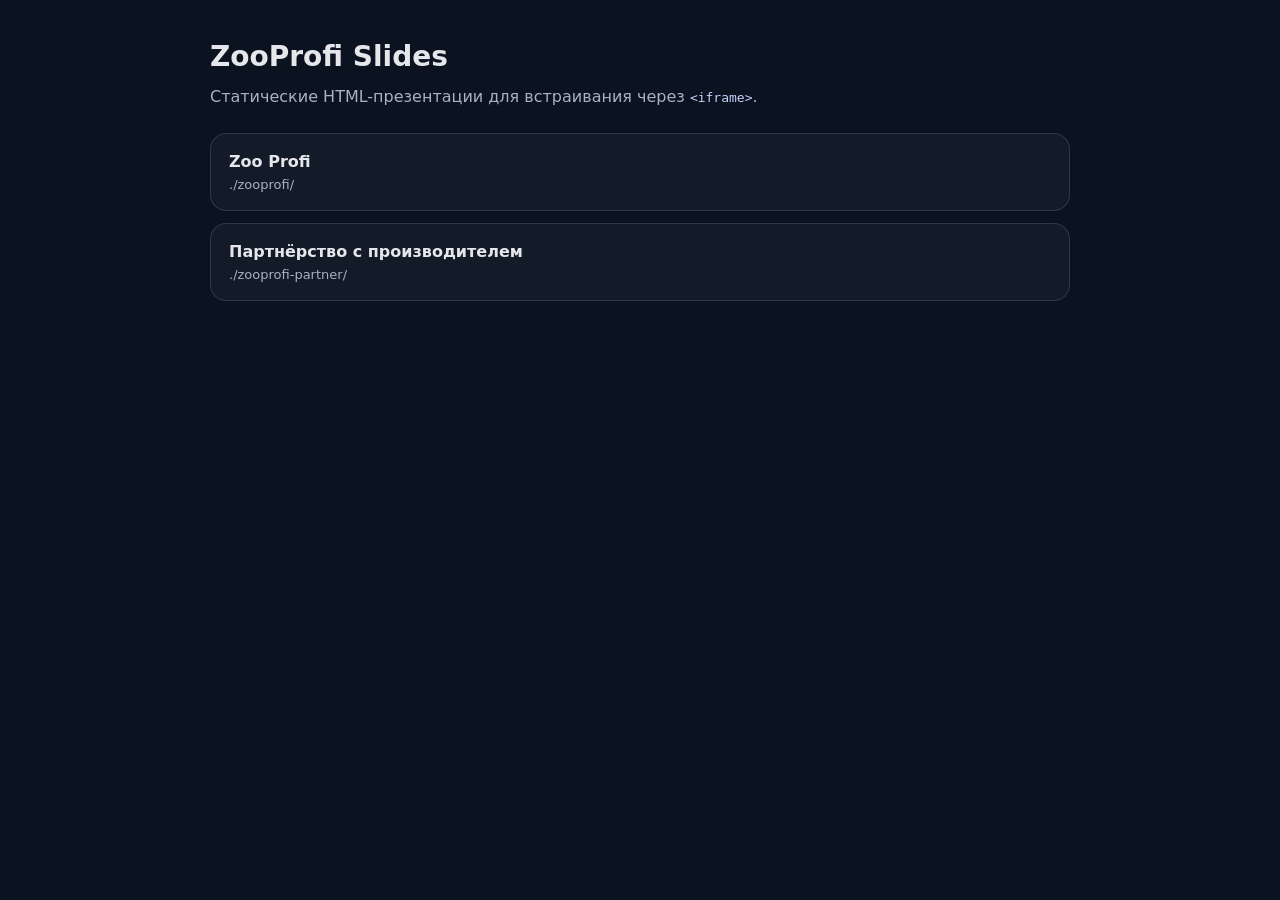
<file: index.html>
<!doctype html>
<html lang="ru">
  <head>
    <meta charset="utf-8" />
    <meta name="viewport" content="width=device-width, initial-scale=1" />
    <title>ZooProfi Slides</title>
    <style>
      :root {
        color-scheme: dark;
      }
      body {
        margin: 0;
        font-family: system-ui, -apple-system, Segoe UI, Roboto, Arial, sans-serif;
        background: #0b1220;
        color: #e5e7eb;
      }
      main {
        max-width: 860px;
        margin: 0 auto;
        padding: 40px 20px;
      }
      h1 {
        margin: 0 0 12px;
        font-size: 28px;
      }
      p {
        margin: 0 0 24px;
        color: #aab2c0;
        line-height: 1.5;
      }
      a.card {
        display: block;
        padding: 18px 18px;
        border-radius: 16px;
        border: 1px solid rgba(255, 255, 255, 0.12);
        background: rgba(255, 255, 255, 0.04);
        color: inherit;
        text-decoration: none;
        margin: 12px 0;
      }
      a.card:hover {
        border-color: rgba(255, 255, 255, 0.22);
        background: rgba(255, 255, 255, 0.07);
      }
      .title {
        font-weight: 700;
        margin-bottom: 6px;
      }
      .hint {
        font-size: 13px;
        color: #aab2c0;
      }
      code {
        color: #c7d2fe;
      }
    </style>
  </head>
  <body>
    <main>
      <h1>ZooProfi Slides</h1>
      <p>Статические HTML-презентации для встраивания через <code>&lt;iframe&gt;</code>.</p>

      <a class="card" href="./zooprofi/">
        <div class="title">Zoo Profi</div>
        <div class="hint">./zooprofi/</div>
      </a>

      <a class="card" href="./zooprofi-partner/">
        <div class="title">Партнёрство с производителем</div>
        <div class="hint">./zooprofi-partner/</div>
      </a>
    </main>
  </body>
</html>
</file>
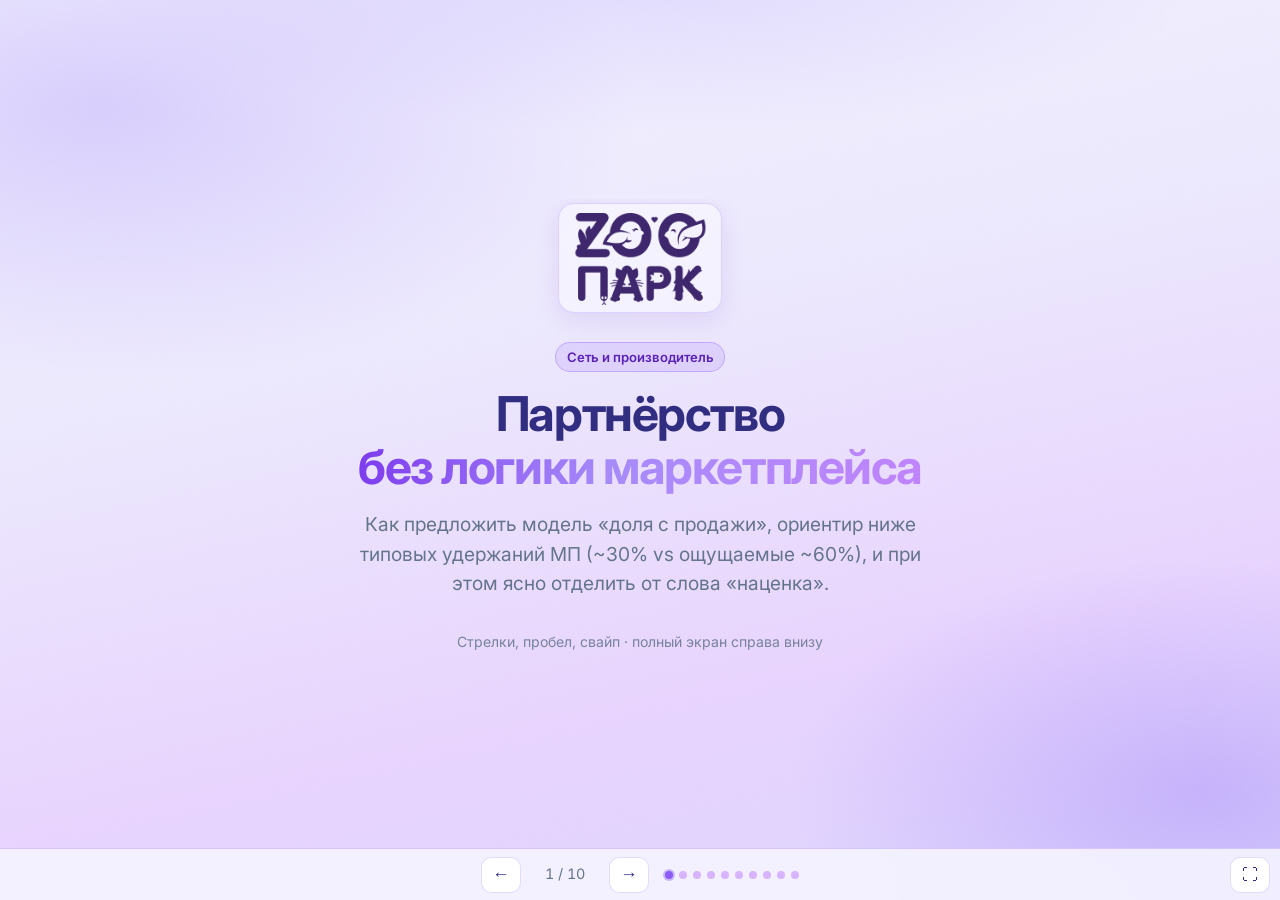
<file: zooprofi-partner/index.html>
<!DOCTYPE html>
<html lang="ru">
  <head>
    <meta charset="UTF-8" />
    <meta name="viewport" content="width=device-width, initial-scale=1" />
    <title>Партнёрство с сетью — презентация для производителя</title>
    <meta
      name="description"
      content="Как говорить с производителем о доле с продажи: не маркетплейс, не «наценка» для покупателя, прозрачные B2B-условия."
    />
    <link rel="preconnect" href="https://fonts.googleapis.com" />
    <link rel="preconnect" href="https://fonts.gstatic.com" crossorigin />
    <link
      href="https://fonts.googleapis.com/css2?family=Inter:wght@400;600;700&display=swap"
      rel="stylesheet"
    />
    <link rel="stylesheet" href="styles.css" />
  </head>
  <body>
    <div class="deck" id="deck" role="region" aria-roledescription="carousel" aria-label="Презентация для производителя">
      <section class="slide is-active" aria-hidden="false">
        <div class="slide-inner slide-inner--title">
          <div class="logo-bar">
            <div class="logo-surface">
              <img
                src="zoo-park-logo.png"
                alt="ZOO ПАРК"
                width="400"
                height="120"
              />
            </div>
          </div>
          <p class="eyebrow" style="margin-bottom: 1rem">Сеть и производитель</p>
          <h1 class="slide-title">
            Партнёрство<br />
            <span class="gradient">без логики маркетплейса</span>
          </h1>
          <p class="slide-sub muted">
            Как предложить модель «доля с продажи», ориентир ниже типовых удержаний МП (~30% vs ощущаемые ~60%), и при
            этом ясно отделить от слова «наценка».
          </p>
          <p class="slide-hint muted">Стрелки, пробел, свайп · полный экран справа внизу</p>
        </div>
      </section>

      <section class="slide" aria-hidden="true">
        <div class="slide-inner">
          <div class="logo-bar logo-bar--sm">
            <div class="logo-surface">
              <img src="zoo-park-logo.png" alt="" width="400" height="120" />
            </div>
          </div>
          <h2 class="slide-h2">С чего начинается разговор</h2>
          <p class="slide-body muted">
            Производитель уже знает маркетплейсы: <strong>высокая доля с каждой проданной единицы</strong>, жёсткие
            правила витрины, мало контроля над тем, как представлен бренд. Вы предлагаете не «ещё один кабинет», а
            <strong>договор с сетью магазинов</strong> — другой актив: полка, люди, география, повторные покупки.
          </p>
        </div>
      </section>

      <section class="slide" aria-hidden="true">
        <div class="slide-inner">
          <div class="logo-bar logo-bar--sm">
            <div class="logo-surface">
              <img src="zoo-park-logo.png" alt="" width="400" height="120" />
            </div>
          </div>
          <h2 class="slide-h2">Почему вспоминают маркетплейс</h2>
          <p class="slide-body muted">
            На МП привыкли к формуле: <strong>«хочешь не хочешь — с каждой штуки удержание»</strong>, часто в зоне
            ощущаемых десятков процентов к обороту. Это не обсуждение «наценки на ценнике», а <strong>плата за доступ к
            трафику и платформе</strong> — и производитель это чувствует как комиссию с продажи.
          </p>
        </div>
      </section>

      <section class="slide" aria-hidden="true">
        <div class="slide-inner">
          <div class="logo-bar logo-bar--sm">
            <div class="logo-surface">
              <img src="zoo-park-logo.png" alt="" width="400" height="120" />
            </div>
          </div>
          <h2 class="slide-h2">Мы — не маркетплейс</h2>
          <p class="slide-body muted">
            Вы продаёте не «аукцион и алгоритм», а <strong>офлайн-канал</strong>: выкладка, консультация, логистика в
            сеть, платёжный цикл, риски оборачиваемости. Вознаграждение сети закрепляется в
            <strong>договоре поставки / дистрибуции</strong> — это B2B между производителем и сетью, а не сервис
            посредника с бесконечной конкуренцией SKU в выдаче.
          </p>
        </div>
      </section>

      <section class="slide" aria-hidden="true">
        <div class="slide-inner">
          <div class="logo-bar logo-bar--sm">
            <div class="logo-surface">
              <img src="zoo-park-logo.png" alt="" width="400" height="120" />
            </div>
          </div>
          <h2 class="slide-h2">Про «30%» — что именно вы имеете в виду</h2>
          <p class="slide-body muted">
            В переговорах можно опереться на ориентир: <strong>значительно ниже типовых комиссий крупных МП</strong> (в
            диалоге — порядок <strong>~30%</strong> от договорной базы расчёта: sell-out, отгрузка к покупателю и т.д.
            — как зафиксируете юридически). Цифра не про «прибавить к цене на полке», а про
            <strong>распределение выручки между вами и сетью</strong> за работу канала.
          </p>
        </div>
      </section>

      <section class="slide" aria-hidden="true">
        <div class="slide-inner">
          <div class="logo-bar logo-bar--sm">
            <div class="logo-surface">
              <img src="zoo-park-logo.png" alt="" width="400" height="120" />
            </div>
          </div>
          <h2 class="slide-h2">Почему это не «наценка»</h2>
          <p class="slide-body muted">
            У собеседника «наценка» почти всегда звучит как <strong>надбавка к цене для конечного покупателя</strong>.
            Ваша модель — про <strong>коммерческое вознаграждение за реализацию в сети</strong>: партнёрская доля,
            бонус за объём, обратная маржа по договору — всё это <strong>условия производитель ↔ сеть</strong>, а не
            автоматическое «+X% к ценнику».
          </p>
          <p class="slide-body muted" style="margin-top: 1rem">
            Розничная цена на полке — отдельный разговор (рынок, политика цены, промо); юридически параметры всегда в
            договоре.
          </p>
        </div>
      </section>

      <section class="slide" aria-hidden="true">
        <div class="slide-inner">
          <div class="logo-bar logo-bar--sm">
            <div class="logo-surface">
              <img src="zoo-park-logo.png" alt="" width="400" height="120" />
            </div>
          </div>
          <h2 class="slide-h2">Словарь: как говорить вслух</h2>
          <div class="cards cards--compact">
            <div class="card">
              <h3>Вместо «наценка»</h3>
              <p>«Коммерческое вознаграждение за реализацию в нашей сети», «партнёрская доля от продаж (sell-out)».</p>
            </div>
            <div class="card">
              <h3>Вместо «как МП»</h3>
              <p>«Фиксированный канал и сопровождение полки, не плата только за клик в выдаче».</p>
            </div>
            <div class="card">
              <h3>Для ясности</h3>
              <p>«Процент от продаж через сеть по договору» — и отдельно: как формируется цена для покупателя.</p>
            </div>
          </div>
        </div>
      </section>

      <section class="slide" aria-hidden="true">
        <div class="slide-inner">
          <div class="logo-bar logo-bar--sm">
            <div class="logo-surface">
              <img src="zoo-park-logo.png" alt="" width="400" height="120" />
            </div>
          </div>
          <h2 class="slide-h2">Что получает производитель</h2>
          <div class="cards cards--compact cards--benefits">
            <div class="card">
              <h3>Предсказуемый канал</h3>
              <p>Физические магазины и аудитория «здесь и сейчас», а не только экран корзины на маркетплейсе.</p>
            </div>
            <div class="card">
              <h3>Прозрачная механика</h3>
              <p>Доля с продаж в сети или комбинация с бонусами за объём — понятная модель в договоре.</p>
            </div>
            <div class="card">
              <h3>Совместный рост</h3>
              <p>Интерес сети в оборачиваемости и долгосрочном партнёрстве, а не только в максимальном одноразовом
                удержании.</p>
            </div>
          </div>
        </div>
      </section>

      <section class="slide" aria-hidden="true">
        <div class="slide-inner">
          <div class="logo-bar logo-bar--sm">
            <div class="logo-surface">
              <img src="zoo-park-logo.png" alt="" width="400" height="120" />
            </div>
          </div>
          <h2 class="slide-h2">Снять страх двусмысленности</h2>
          <p class="slide-body muted">
            На встрече покажите <strong>сквозной пример в цифрах</strong>: отпускная, условия сети, ориентир розницы —
            чтобы было видно, <strong>от какой базы</strong> считается доля и что это <strong>не тождественно</strong>
            фразе «мы просто поднимем цену покупателю на 30%».
          </p>
        </div>
      </section>

      <section class="slide" aria-hidden="true">
        <div class="slide-inner slide-inner--cta">
          <div class="logo-bar logo-bar--sm logo-bar--center">
            <div class="logo-surface">
              <img src="zoo-park-logo.png" alt="" width="400" height="120" />
            </div>
          </div>
          <h2 class="slide-h2">Следующий шаг</h2>
          <p class="slide-body muted">
            Короткая встреча или звонок <strong>30–45 минут</strong>: категория, объёмы, пример расчёта под вашу
            линейку. Ниже — контакт для согласования формулировок и пилота.
          </p>
          <div class="cta-row">
            <a class="btn btn-primary" href="mailto:TmilesAP@yandex.ru?subject=Партнёрство%20с%20сетью%20—%20презентация"
              >Написать по теме</a
            >
          </div>
          <div class="slide-contacts muted">
            <p class="slide-contacts-title">Контакты</p>
            <p class="slide-contacts-name">Тимур</p>
            <ul class="slide-contacts-list">
              <li>
                <a href="tel:+79263076020">8&nbsp;926&nbsp;307-60-20</a>
              </li>
              <li>
                Telegram:
                <a href="https://t.me/netDaiver" target="_blank" rel="noopener noreferrer">@netDaiver</a>
              </li>
              <li>
                Почта:
                <a href="mailto:TmilesAP@yandex.ru">TmilesAP@yandex.ru</a>
              </li>
            </ul>
          </div>
        </div>
      </section>
    </div>

    <div class="deck-chrome" role="toolbar" aria-label="Управление презентацией">
      <button type="button" class="deck-icon-btn" data-deck-prev aria-label="Предыдущий слайд">←</button>
      <span class="deck-counter" data-deck-counter>1 / 9</span>
      <button type="button" class="deck-icon-btn" data-deck-next aria-label="Следующий слайд">→</button>
      <div class="deck-dots" id="deck-dots" aria-hidden="true"></div>
      <button type="button" class="deck-fs" data-deck-fullscreen aria-label="Полный экран">⛶</button>
    </div>

    <script src="deck.js" defer></script>
  </body>
</html>
</file>
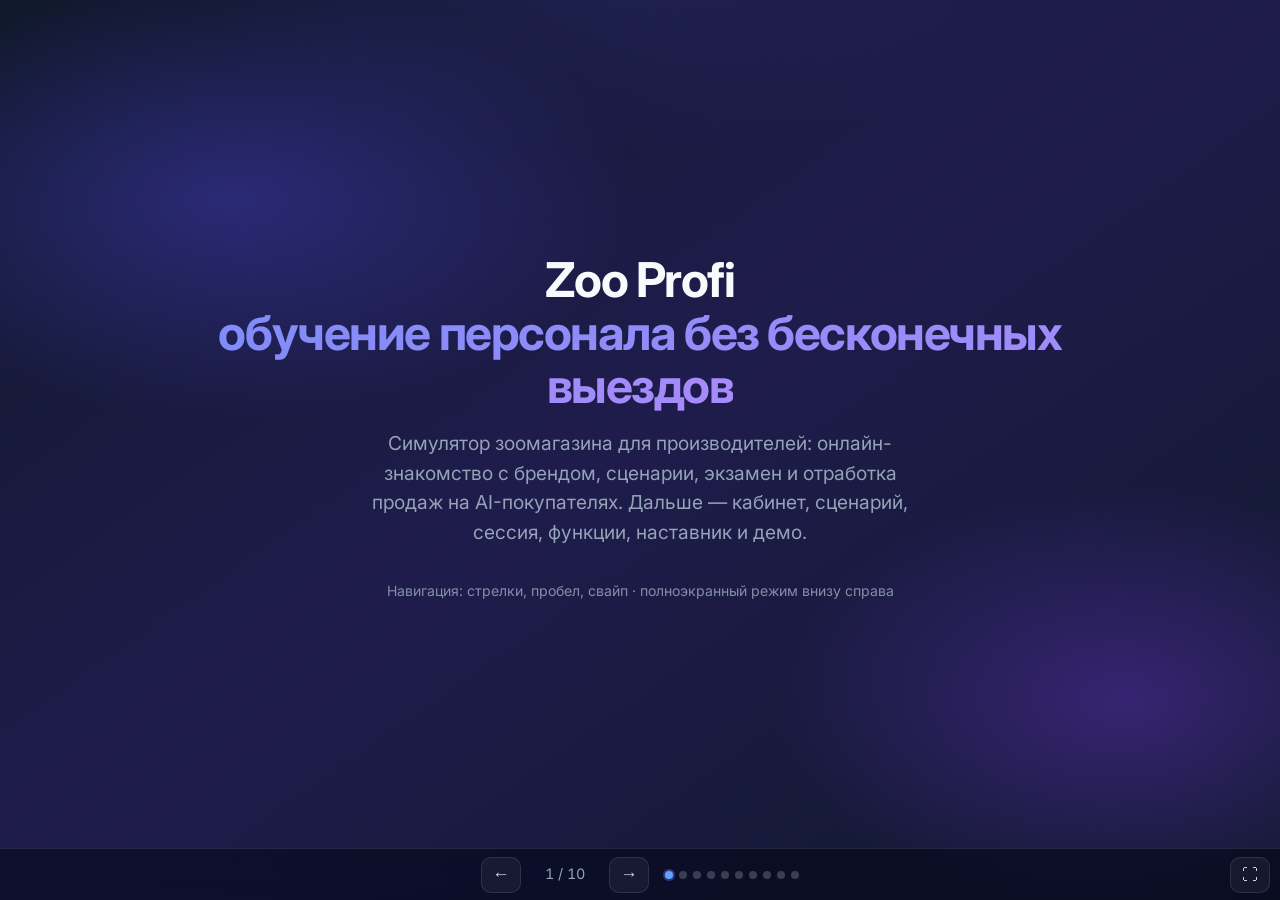
<file: zooprofi/index.html>
<!DOCTYPE html>
<html lang="ru">
  <head>
    <meta charset="UTF-8" />
    <meta name="viewport" content="width=device-width, initial-scale=1" />
    <title>Zoo Profi — презентация для производителей</title>
    <meta
      name="description"
      content="Zoo Profi, 10 слайдов: симулятор, сценарии, игра, функции, наставник, демо. Обучение персонала для производителей, app.artofai.ru"
    />
    <link rel="preconnect" href="https://fonts.googleapis.com" />
    <link rel="preconnect" href="https://fonts.gstatic.com" crossorigin />
    <link
      href="https://fonts.googleapis.com/css2?family=Inter:wght@400;600;700&display=swap"
      rel="stylesheet"
    />
    <link rel="stylesheet" href="styles.css" />
  </head>
  <body>
    <div class="deck" id="deck" role="region" aria-roledescription="carousel" aria-label="Презентация Zoo Profi">
      <!-- 1 -->
      <section class="slide is-active" aria-hidden="false">
        <div class="slide-inner slide-inner--title">
          <h1 class="slide-title">
            Zoo Profi<br />
            <span class="gradient">обучение персонала без бесконечных выездов</span>
          </h1>
          <p class="slide-sub muted">
            Симулятор зоомагазина для производителей: онлайн-знакомство с брендом, сценарии, экзамен и отработка продаж
            на AI-покупателях. Дальше — кабинет, сценарий, сессия, функции, наставник и демо.
          </p>
          <p class="slide-hint muted">Навигация: стрелки, пробел, свайп · полноэкранный режим внизу справа</p>
        </div>
      </section>

      <!-- 2 -->
      <section class="slide" aria-hidden="true">
        <div class="slide-inner">
          <h2 class="slide-h2">Задача производителя</h2>
          <p class="slide-body muted">
            Постоянно обучать сотрудников магазинов тому, как консультировать клиентов и продавать ваш SKU: корма,
            добавки, средства от паразитов, лечебные линейки. Формат «выезд + лекция в каждой точке» дорог по времени и
            плохо масштабируется.
            После мероприятия сложно понять, кто реально усвоил материал и умеет довести клиента до покупки.
          </p>
        </div>
      </section>

      <!-- 3 -->
      <section class="slide" aria-hidden="true">
        <div class="slide-inner">
          <h2 class="slide-h2">Что даёт формат симулятора</h2>
          <div class="cards cards--compact">
            <div class="card">
              <h3>Меньше логистики</h3>
              <p>Один контур обучения на все магазины вместо постоянных разъездов команды бренда.</p>
            </div>
            <div class="card">
              <h3>Единый стандарт</h3>
              <p>Одинаковые сценарии, каталог и экзамен — единая планка знаний по полке и аргументации.</p>
            </div>
            <div class="card">
              <h3>Практика и контроль</h3>
              <p>Диалог с AI-клиентом и метрики: обучение плюс проверка навыка, а не только презентация.</p>
            </div>
          </div>
        </div>
      </section>

      <!-- 4 -->
      <section class="slide" aria-hidden="true">
        <div class="slide-inner">
          <h2 class="slide-h2">Что внутри продукта</h2>
          <p class="slide-body muted">
            На
            <a href="https://app.artofai.ru" target="_blank" rel="noopener noreferrer">app.artofai.ru</a>
            — AI-покупатели, библиотека сценариев, каталог с импортом из Excel, экзамен по ассортименту, админ-панель и
            аналитика продаж по сценарию. Знание о товаре доходит до линии продаж и проверяется в диалоге.
          </p>
        </div>
      </section>

      <!-- 5: кабинет -->
      <section class="slide slide--media" aria-hidden="true">
        <div class="slide-inner slide-inner--media">
          <h2 class="slide-h2 slide-h2--overlay">Личный кабинет продавца</h2>
          <p class="slide-media-intro muted">
            Здесь сотрудник выбирает, что делать дальше: <strong>«Сценарии»</strong> — обучение через игру, диалоги с
            AI-покупателями и отработка продаж; или <strong>«Экзамен»</strong> — проверка знаний по ассортименту. В
            шапке — переходы на главную, статистику, улучшения и настройки. Ниже — карточки и активная сессия (например,
            «Продолжить» сценарий).
          </p>
          <figure class="hero-shot hero-shot--slide">
            <img
              src="images/cabinet-home.png"
              alt="Интерфейс кабинета Zoo Profi: главная, сценарии, экзамен, активные сессии"
              width="1200"
              height="800"
              loading="lazy"
            />
          </figure>
        </div>
      </section>

      <!-- 6: выбор сценария -->
      <section class="slide slide--media" aria-hidden="true">
        <div class="slide-inner slide-inner--media">
          <h2 class="slide-h2 slide-h2--overlay">Выбор сценария</h2>
          <p class="slide-media-intro muted">
            В разделе «Сценарии» участник видит доступные игровые ситуации: подписи к сложности, длительности, числу
            «посетителей». Можно выбрать сценарий под тему и продукт (например, сезонный блок или «Свободная игра» по
            полному ассортименту) и нажать <strong>«Начать»</strong>.
          </p>
          <figure class="hero-shot hero-shot--slide">
            <img
              src="images/scenarios-choice.png"
              alt="Список сценариев Zoo Profi: выбор ситуации для обучения"
              width="1200"
              height="800"
              loading="lazy"
            />
          </figure>
        </div>
      </section>

      <!-- 7: игровая смена -->
      <section class="slide slide--media" aria-hidden="true">
        <div class="slide-inner slide-inner--media">
          <h2 class="slide-h2 slide-h2--overlay">Игра: смена за прилавком</h2>
          <p class="slide-media-intro muted">
            После старта сценария начинается игровая сессия: виртуальные покупатели формулируют реалистичные запросы —
            с деталями о питомце, бюджете и задаче, как при живом общении в магазине (запросы персонажей опираются на
            реальные обращения покупателей). Продавцу необходимо успешно продать нужный продукт из ассортимента сценария
            — довести клиента до покупки.
          </p>
          <figure class="hero-shot hero-shot--slide">
            <img
              src="images/gameplay-session.png"
              alt="Игровой интерфейс Zoo Profi: покупатель у прилавка, запрос в диалоге, поле ответа продавца"
              width="1200"
              height="800"
              loading="lazy"
            />
          </figure>
        </div>
      </section>

      <!-- 8: дополнительные функции -->
      <section class="slide slide--media slide--media-duo" aria-hidden="true">
        <div class="slide-inner slide-inner--media">
          <h2 class="slide-h2 slide-h2--overlay">Дополнительные функции</h2>
          <p class="slide-media-intro muted">
            Во время смены продавец может <strong>отвечать в чате текстом</strong> (поле «Ваш ответ…» и отправка),
            <strong>записать ответ голосом</strong> через микрофон и <strong>открыть каталог товаров</strong> по иконке
            склада: список позиций сценария с ценами и ссылкой «Подробнее» на описание.
          </p>
          <div class="slide-media-duo">
            <figure class="hero-shot hero-shot--duo">
              <img
                src="images/gameplay-chat-tools.png"
                alt="Чат с покупателем: поле ввода, отправка, голос, доступ к складу"
                width="1200"
                height="600"
                loading="lazy"
              />
            </figure>
            <figure class="hero-shot hero-shot--duo">
              <img
                src="images/catalog-products.png"
                alt="Каталог товаров: поиск, фильтры, карточки с ценой и подробностями"
                width="1200"
                height="800"
                loading="lazy"
              />
            </figure>
          </div>
        </div>
      </section>

      <!-- 9: наставник -->
      <section class="slide" aria-hidden="true">
        <div class="slide-inner">
          <h2 class="slide-h2">Наставник</h2>
          <p class="slide-body muted">
            После прохождения игровых сессий AI анализирует все действия пользователя и даёт советы: как исправить ошибки
            и что можно улучшить в консультации, аргументации и доведении клиента до покупки.
          </p>
          <figure class="hero-shot hero-shot--slide">
            <img
              src="images/mentor.png"
              alt="Отчёт наставника: советы и разбор ошибок после игровой сессии"
              width="1200"
              height="800"
              loading="lazy"
            />
          </figure>
        </div>
      </section>

      <!-- 10: демо и контакты -->
      <section class="slide" aria-hidden="true">
        <div class="slide-inner slide-inner--cta">
          <h2 class="slide-h2">Демо и контакты</h2>
          <p class="slide-body muted">
            Попробуйте демо-версию. Чтобы получить логин и пароль, напишите нам в удобном для вас канале — и мы быстро
            откроем доступ.
          </p>
          <div class="cta-row">
            <a class="btn btn-primary" href="https://app.artofai.ru" target="_blank" rel="noopener noreferrer"
              >Пройти демо</a
            >
          </div>
          <div class="slide-contacts muted">
            <p class="slide-contacts-title">Контакты</p>
            <p class="slide-contacts-name">Тимур</p>
            <ul class="slide-contacts-list">
              <li>
                <a href="tel:+79263076020">8&nbsp;926&nbsp;307-60-20</a>
              </li>
              <li>
                Telegram:
                <a href="https://t.me/netDaiver" target="_blank" rel="noopener noreferrer">@netDaiver</a>
              </li>
              <li>
                Почта:
                <a href="mailto:TmilesAP@yandex.ru">TmilesAP@yandex.ru</a>
              </li>
            </ul>
          </div>
        </div>
      </section>
    </div>

    <div class="deck-chrome" role="toolbar" aria-label="Управление презентацией">
      <button type="button" class="deck-icon-btn" data-deck-prev aria-label="Предыдущий слайд">←</button>
      <span class="deck-counter" data-deck-counter>1 / 10</span>
      <button type="button" class="deck-icon-btn" data-deck-next aria-label="Следующий слайд">→</button>
      <div class="deck-dots" id="deck-dots" aria-hidden="true"></div>
      <button type="button" class="deck-fs" data-deck-fullscreen aria-label="Полный экран">⛶</button>
    </div>

    <script src="deck.js" defer></script>
  </body>
</html>
</file>
<file: zooprofi-partner/styles.css>
:root {
  --bg: #ede9fe;
  --bg-mid: #ddd6fe;
  --bg-elevated: #f5f3ff;
  --text: #475569;
  --heading: #312e81;
  --muted: #64748b;
  --accent: #8b5cf6;
  --accent-2: #a78bfa;
  --accent-soft: rgba(139, 92, 246, 0.12);
  --border: rgba(99, 102, 241, 0.22);
  --radius: 16px;
  --radius-sm: 10px;
  --shadow: 0 20px 40px -12px rgba(99, 102, 241, 0.18);
  --chrome-h: 52px;
  font-family: "Inter", system-ui, -apple-system, "Segoe UI", sans-serif;
}

*,
*::before,
*::after {
  box-sizing: border-box;
}

html {
  height: 100%;
  background-color: var(--bg);
}

body {
  height: 100%;
  margin: 0;
  overflow: hidden;
  color: var(--text);
  line-height: 1.55;
  font-size: clamp(15px, 1.9vw, 18px);
  background-color: var(--bg);
  -webkit-font-smoothing: antialiased;
  -moz-osx-font-smoothing: grayscale;
}

::selection {
  background: rgba(167, 139, 250, 0.45);
  color: var(--heading);
}

a {
  color: #7c3aed;
}

a:hover {
  color: #6d28d9;
}

.deck {
  position: fixed;
  inset: 0;
  z-index: 1;
  padding-bottom: var(--chrome-h);
  overflow: hidden;
  background-color: var(--bg);
}

.deck::before {
  content: "";
  position: absolute;
  inset: 0;
  z-index: 0;
  pointer-events: none;
  background-color: var(--bg);
  background-image: radial-gradient(
      ellipse 72% 52% at 8% 12%,
      rgba(196, 181, 253, 0.55),
      transparent 58%
    ),
    radial-gradient(ellipse 60% 48% at 94% 88%, rgba(167, 139, 250, 0.45), transparent 54%),
    radial-gradient(ellipse 90% 40% at 50% -5%, rgba(221, 214, 254, 0.9), transparent 50%),
    linear-gradient(168deg, #f5f3ff 0%, var(--bg) 38%, #e9d5ff 72%, #ddd6fe 100%);
}

.deck::after {
  content: "";
  position: absolute;
  inset: 0;
  pointer-events: none;
  z-index: 0;
  opacity: 0.035;
  background-image: url("data:image/svg+xml,%3Csvg viewBox='0 0 256 256' xmlns='http://www.w3.org/2000/svg'%3E%3Cfilter id='n'%3E%3CfeTurbulence type='fractalNoise' baseFrequency='0.9' numOctaves='4' stitchTiles='stitch'/%3E%3C/filter%3E%3Crect width='100%25' height='100%25' filter='url(%23n)'/%3E%3C/svg%3E");
  background-size: 200px 200px;
  mix-blend-mode: multiply;
}

@media (prefers-reduced-motion: reduce) {
  .deck::after {
    display: none;
  }
}

.slide {
  position: absolute;
  inset: 0;
  padding: clamp(1.25rem, 4vw, 2.5rem);
  padding-bottom: calc(var(--chrome-h) + clamp(1rem, 3vw, 2rem));
  display: flex;
  align-items: center;
  justify-content: center;
  opacity: 0;
  visibility: hidden;
  transition: opacity 0.35s ease, visibility 0.35s ease;
  z-index: 1;
  background: transparent;
}

.slide.is-active {
  opacity: 1;
  visibility: visible;
  z-index: 2;
}

.slide-inner {
  width: min(960px, 100%);
  max-height: 100%;
  overflow: auto;
  padding: 0.25rem 0;
}

.slide-inner--title {
  text-align: center;
}

.slide-inner--title .slide-title {
  text-align: center;
}

.slide-inner--title .slide-sub,
.slide-inner--title .slide-hint {
  margin-left: auto;
  margin-right: auto;
}

.slide-inner--cta {
  text-align: center;
}

.slide-inner--cta .slide-body {
  margin-left: auto;
  margin-right: auto;
}

.logo-bar {
  display: flex;
  justify-content: center;
  margin-bottom: 1rem;
}

.logo-bar--sm {
  justify-content: flex-start;
  margin-bottom: 0.6rem;
}

.logo-bar--center {
  justify-content: center;
}

.logo-surface {
  display: inline-block;
  border-radius: var(--radius);
  background: rgba(255, 255, 255, 0.42);
  padding: 0.55rem 0.85rem 0.45rem;
  box-shadow: 0 6px 24px rgba(91, 33, 182, 0.1);
  border: 1px solid rgba(139, 92, 246, 0.22);
  backdrop-filter: blur(8px);
  -webkit-backdrop-filter: blur(8px);
}

.logo-bar--sm .logo-surface {
  padding: 0.25rem 0.45rem 0.2rem;
  border-radius: var(--radius-sm);
  background: rgba(255, 255, 255, 0.38);
}

.logo-surface img {
  display: block;
  height: clamp(48px, 12vw, 92px);
  width: auto;
  max-width: min(100%, 420px);
  object-fit: contain;
}

.logo-bar--sm .logo-surface img {
  height: clamp(32px, 7vw, 46px);
  max-width: 260px;
}

.slide-contacts {
  margin-top: 2rem;
  text-align: center;
  max-width: 22rem;
  margin-left: auto;
  margin-right: auto;
}

.slide-contacts-title {
  margin: 0 0 0.35rem;
  font-size: 0.75rem;
  text-transform: uppercase;
  letter-spacing: 0.08em;
  color: var(--muted);
}

.slide-contacts-name {
  margin: 0 0 0.75rem;
  font-size: 1.05rem;
  font-weight: 600;
  color: var(--heading);
}

.slide-contacts-list {
  list-style: none;
  margin: 0;
  padding: 0;
  display: flex;
  flex-direction: column;
  gap: 0.5rem;
  font-size: 0.95rem;
}

.slide-contacts-list a {
  word-break: break-word;
}

.slide-title {
  font-size: clamp(1.75rem, 5vw, 3rem);
  line-height: 1.1;
  letter-spacing: -0.03em;
  margin: 0 0 1rem;
  color: var(--heading);
}

.slide-h2 {
  font-size: clamp(1.35rem, 3.5vw, 2rem);
  margin: 0 0 1rem;
  letter-spacing: -0.02em;
  color: var(--heading);
}

.slide-h2--overlay {
  flex: 0 0 auto;
  margin-bottom: 0.65rem;
}

.slide-sub {
  font-size: clamp(1rem, 2.2vw, 1.2rem);
  max-width: 36rem;
  margin: 0 0 1.25rem;
}

.slide-hint {
  font-size: 0.88rem;
  margin: 2rem 0 0;
  opacity: 0.85;
}

.slide-body {
  margin: 0;
  max-width: 44rem;
  font-size: clamp(1rem, 2.1vw, 1.15rem);
}

.slide-footer {
  margin: 2rem 0 0;
  font-size: 0.9rem;
}

.eyebrow {
  display: inline-flex;
  align-items: center;
  gap: 0.35rem;
  padding: 0.25rem 0.65rem;
  border-radius: 999px;
  background: rgba(139, 92, 246, 0.14);
  color: #5b21b6;
  font-size: 0.82rem;
  font-weight: 600;
  border: 1px solid rgba(139, 92, 246, 0.35);
  margin-bottom: 1rem;
}

.gradient {
  background: linear-gradient(105deg, #7c3aed 0%, #a78bfa 45%, #c084fc 100%);
  -webkit-background-clip: text;
  background-clip: text;
  color: transparent;
}

.muted {
  color: var(--muted);
}

.cards {
  display: grid;
  grid-template-columns: repeat(3, 1fr);
  gap: 0.85rem;
  margin-top: 0.5rem;
}

.cards--compact .card p {
  font-size: 0.92rem;
}

.cards--benefits {
  grid-template-columns: repeat(2, 1fr);
  gap: 0.7rem;
  margin-top: 0.35rem;
}

@media (min-width: 960px) {
  .cards--benefits {
    grid-template-columns: repeat(3, 1fr);
  }
}

@media (max-width: 780px) {
  .cards {
    grid-template-columns: 1fr;
  }

  .cards--benefits {
    grid-template-columns: 1fr;
  }
}

.card {
  background: linear-gradient(to bottom right, rgba(255, 255, 255, 0.92), #f5f3ff);
  border: 1px solid rgba(139, 92, 246, 0.28);
  border-radius: var(--radius-sm);
  padding: 1rem 1.1rem;
  box-shadow: 0 4px 24px -8px rgba(99, 102, 241, 0.22);
}

.card h3 {
  margin: 0 0 0.35rem;
  font-size: 1.02rem;
  color: var(--heading);
}

.card p {
  margin: 0;
  color: var(--muted);
  font-size: 0.95rem;
}

.slide-inner--media {
  display: flex;
  flex-direction: column;
  align-items: stretch;
  width: min(1100px, 100%);
  max-height: 100%;
  overflow: hidden;
}

.slide-media-intro {
  margin: 0 0 0.65rem;
  max-width: 52rem;
  font-size: clamp(0.88rem, 1.85vw, 1rem);
  line-height: 1.45;
}

.slide-media-intro strong {
  color: var(--heading);
  font-weight: 600;
}

.hero-shot {
  border-radius: var(--radius);
  overflow: hidden;
  border: 1px solid rgba(139, 92, 246, 0.25);
  box-shadow: var(--shadow);
  background: var(--bg-elevated);
  flex: 1;
  min-height: 0;
  display: flex;
  align-items: center;
  justify-content: center;
}

.hero-shot--slide {
  max-height: calc(100vh - var(--chrome-h) - 7rem);
}

.slide--media-duo .slide-media-intro {
  margin-bottom: 0.5rem;
}

.slide-media-duo {
  display: grid;
  grid-template-columns: 1fr 1fr;
  gap: 0.65rem;
  flex: 1;
  min-height: 0;
  width: 100%;
  align-items: stretch;
}

@media (max-width: 800px) {
  .slide-media-duo {
    grid-template-columns: 1fr;
  }
}

.hero-shot--duo {
  flex: 1 1 0;
  min-height: 0;
  max-height: calc(100vh - var(--chrome-h) - 10rem);
}

.hero-shot--duo img {
  max-height: calc(100vh - var(--chrome-h) - 10rem);
}

.hero-shot img {
  display: block;
  width: 100%;
  height: auto;
  max-height: calc(100vh - var(--chrome-h) - 7rem);
  object-fit: contain;
}

.scroll-shot-wrap {
  flex: 1;
  min-height: 0;
  max-height: calc(100vh - var(--chrome-h) - 8.5rem);
  overflow: auto;
  border-radius: var(--radius);
  border: 1px solid rgba(139, 92, 246, 0.22);
  background: #fff;
  box-shadow: var(--shadow);
  -webkit-overflow-scrolling: touch;
}

.scroll-shot {
  display: block;
  width: 100%;
  height: auto;
}

.scroll-shot-caption {
  margin: 0.5rem 0 0;
  font-size: 0.82rem;
}

.cta-row {
  display: flex;
  flex-wrap: wrap;
  gap: 0.65rem;
  justify-content: center;
  margin-top: 1.5rem;
}

.btn {
  display: inline-flex;
  align-items: center;
  justify-content: center;
  gap: 0.4rem;
  padding: 0.65rem 1.25rem;
  border-radius: 999px;
  font-weight: 600;
  font-size: 1rem;
  text-decoration: none;
  border: 1px solid transparent;
  cursor: pointer;
  transition: transform 0.15s ease, filter 0.15s ease, border-color 0.15s ease, background 0.15s ease;
}

.btn:active {
  transform: scale(0.98);
}

.btn-primary {
  background: linear-gradient(135deg, #6d28d9 0%, #8b5cf6 48%, #a78bfa 100%);
  color: #fff;
  box-shadow: 0 6px 22px -4px rgba(109, 40, 217, 0.4);
}

.btn-primary:hover {
  filter: brightness(1.06);
}

.btn-ghost {
  background: #fff;
  border-color: var(--border);
  color: var(--heading);
}

.btn-ghost:hover {
  border-color: rgba(139, 92, 246, 0.55);
  background: #faf5ff;
}

.deck-chrome {
  position: fixed;
  left: 0;
  right: 0;
  bottom: 0;
  height: var(--chrome-h);
  z-index: 60;
  display: flex;
  align-items: center;
  justify-content: center;
  gap: 0.5rem;
  padding: 0 0.75rem;
  background: rgba(245, 243, 255, 0.92);
  backdrop-filter: blur(16px);
  -webkit-backdrop-filter: blur(16px);
  border-top: 1px solid rgba(139, 92, 246, 0.28);
}

.deck-icon-btn {
  width: 40px;
  height: 36px;
  border-radius: 10px;
  border: 1px solid var(--border);
  background: #fff;
  color: var(--heading);
  font-size: 1.1rem;
  cursor: pointer;
}

.deck-icon-btn:hover {
  background: #f5f3ff;
  border-color: rgba(139, 92, 246, 0.45);
}

.deck-counter {
  font-variant-numeric: tabular-nums;
  font-size: 0.9rem;
  color: var(--muted);
  min-width: 4.5rem;
  text-align: center;
}

.deck-dots {
  display: flex;
  align-items: center;
  gap: 6px;
  margin-left: 0.5rem;
  flex-wrap: wrap;
  max-width: min(40vw, 220px);
  justify-content: center;
}

.deck-dot {
  width: 8px;
  height: 8px;
  padding: 0;
  border: none;
  border-radius: 50%;
  background: #d8b4fe;
  cursor: pointer;
}

.deck-dot.is-active {
  background: var(--accent);
  box-shadow: 0 0 0 2px rgba(139, 92, 246, 0.4);
}

.deck-fs {
  position: absolute;
  right: 10px;
  top: 50%;
  transform: translateY(-50%);
  width: 40px;
  height: 36px;
  border-radius: 10px;
  border: 1px solid var(--border);
  background: #fff;
  color: var(--heading);
  font-size: 1rem;
  cursor: pointer;
}

.deck-fs:hover {
  background: #f5f3ff;
  border-color: rgba(139, 92, 246, 0.45);
}
</file>
<file: zooprofi/styles.css>
:root {
  --bg: #020617;
  --bg-mid: #0f172a;
  --bg-elevated: #1e293b;
  --text: #cbd5e1;
  --heading: #f8fafc;
  --muted: #94a3b8;
  --accent: #60a5fa;
  --accent-soft: rgba(96, 165, 250, 0.14);
  --border: rgba(255, 255, 255, 0.1);
  --radius: 16px;
  --radius-sm: 10px;
  --shadow: 0 25px 50px -12px rgba(0, 0, 0, 0.45);
  --chrome-h: 52px;
  font-family: "Inter", system-ui, -apple-system, "Segoe UI", sans-serif;
}

*,
*::before,
*::after {
  box-sizing: border-box;
}

html {
  height: 100%;
  background-color: var(--bg);
}

body {
  height: 100%;
  margin: 0;
  overflow: hidden;
  color: var(--text);
  line-height: 1.55;
  font-size: clamp(15px, 1.9vw, 18px);
  background-color: var(--bg);
  -webkit-font-smoothing: antialiased;
  -moz-osx-font-smoothing: grayscale;
}

::selection {
  background: rgba(99, 102, 241, 0.35);
  color: var(--heading);
}

a {
  color: #818cf8;
}

a:hover {
  color: #a5b4fc;
}

.deck {
  position: fixed;
  inset: 0;
  z-index: 1;
  padding-bottom: var(--chrome-h);
  overflow: hidden;
  background-color: var(--bg);
}

.deck::before {
  content: "";
  position: absolute;
  inset: 0;
  z-index: 0;
  pointer-events: none;
  background-color: var(--bg);
  background-image: radial-gradient(
      ellipse 55% 42% at 18% 22%,
      rgba(79, 70, 229, 0.35),
      transparent 58%
    ),
    radial-gradient(ellipse 50% 44% at 88% 78%, rgba(124, 58, 237, 0.32), transparent 55%),
    radial-gradient(ellipse 70% 48% at 50% -8%, rgba(49, 46, 129, 0.35), transparent 52%),
    linear-gradient(to bottom right, var(--bg-mid) 0%, #1e1b4b 48%, var(--bg-mid) 100%);
}

.deck::after {
  content: "";
  position: absolute;
  inset: 0;
  pointer-events: none;
  z-index: 0;
  opacity: 0.06;
  background-image: url("data:image/svg+xml,%3Csvg viewBox='0 0 256 256' xmlns='http://www.w3.org/2000/svg'%3E%3Cfilter id='n'%3E%3CfeTurbulence type='fractalNoise' baseFrequency='0.9' numOctaves='4' stitchTiles='stitch'/%3E%3C/filter%3E%3Crect width='100%25' height='100%25' filter='url(%23n)'/%3E%3C/svg%3E");
  background-size: 200px 200px;
  mix-blend-mode: overlay;
}

@media (prefers-reduced-motion: reduce) {
  .deck::after {
    display: none;
  }
}

.slide {
  position: absolute;
  inset: 0;
  padding: clamp(1.25rem, 4vw, 2.5rem);
  padding-bottom: calc(var(--chrome-h) + clamp(1rem, 3vw, 2rem));
  display: flex;
  align-items: center;
  justify-content: center;
  opacity: 0;
  visibility: hidden;
  transition: opacity 0.35s ease, visibility 0.35s ease;
  z-index: 1;
  background: transparent;
}

.slide.is-active {
  opacity: 1;
  visibility: visible;
  z-index: 2;
}

.slide-inner {
  width: min(960px, 100%);
  max-height: 100%;
  overflow: auto;
  padding: 0.25rem 0;
}

.slide-inner--title {
  text-align: center;
}

.slide-inner--title .slide-title {
  text-align: center;
}

.slide-inner--title .slide-sub,
.slide-inner--title .slide-hint {
  margin-left: auto;
  margin-right: auto;
}

.slide-inner--cta {
  text-align: center;
}

.slide-inner--cta .slide-body {
  margin-left: auto;
  margin-right: auto;
}

.slide-contacts {
  margin-top: 2rem;
  text-align: center;
  max-width: 22rem;
  margin-left: auto;
  margin-right: auto;
}

.slide-contacts-title {
  margin: 0 0 0.35rem;
  font-size: 0.75rem;
  text-transform: uppercase;
  letter-spacing: 0.08em;
  color: var(--muted);
}

.slide-contacts-name {
  margin: 0 0 0.75rem;
  font-size: 1.05rem;
  font-weight: 600;
  color: var(--heading);
}

.slide-contacts-list {
  list-style: none;
  margin: 0;
  padding: 0;
  display: flex;
  flex-direction: column;
  gap: 0.5rem;
  font-size: 0.95rem;
}

.slide-contacts-list a {
  word-break: break-word;
}

.slide-title {
  font-size: clamp(1.75rem, 5vw, 3rem);
  line-height: 1.1;
  letter-spacing: -0.03em;
  margin: 0 0 1rem;
  color: var(--heading);
}

.slide-h2 {
  font-size: clamp(1.35rem, 3.5vw, 2rem);
  margin: 0 0 1rem;
  letter-spacing: -0.02em;
  color: var(--heading);
}

.slide-h2--overlay {
  flex: 0 0 auto;
  margin-bottom: 0.65rem;
}

.slide-sub {
  font-size: clamp(1rem, 2.2vw, 1.2rem);
  max-width: 36rem;
  margin: 0 0 1.25rem;
}

.slide-hint {
  font-size: 0.88rem;
  margin: 2rem 0 0;
  opacity: 0.85;
}

.slide-body {
  margin: 0;
  max-width: 44rem;
  font-size: clamp(1rem, 2.1vw, 1.15rem);
}

.slide-footer {
  margin: 2rem 0 0;
  font-size: 0.9rem;
}

.eyebrow {
  display: inline-flex;
  align-items: center;
  gap: 0.35rem;
  padding: 0.25rem 0.65rem;
  border-radius: 999px;
  background: rgba(99, 102, 241, 0.12);
  color: #c7d2fe;
  font-size: 0.82rem;
  font-weight: 600;
  border: 1px solid rgba(99, 102, 241, 0.35);
  margin-bottom: 1rem;
}

.gradient {
  background: linear-gradient(90deg, #818cf8, #a78bfa);
  -webkit-background-clip: text;
  background-clip: text;
  color: transparent;
}

.muted {
  color: var(--muted);
}

.cards {
  display: grid;
  grid-template-columns: repeat(3, 1fr);
  gap: 0.85rem;
  margin-top: 0.5rem;
}

.cards--compact .card p {
  font-size: 0.92rem;
}

.cards--benefits {
  grid-template-columns: repeat(2, 1fr);
  gap: 0.7rem;
  margin-top: 0.35rem;
}

@media (min-width: 960px) {
  .cards--benefits {
    grid-template-columns: repeat(3, 1fr);
  }
}

@media (max-width: 780px) {
  .cards {
    grid-template-columns: 1fr;
  }

  .cards--benefits {
    grid-template-columns: 1fr;
  }
}

.card {
  background: linear-gradient(to bottom right, rgba(30, 27, 75, 0.45), rgba(15, 23, 42, 0.55));
  border: 1px solid rgba(99, 102, 241, 0.22);
  border-radius: var(--radius-sm);
  padding: 1rem 1.1rem;
  box-shadow: 0 0 40px -12px rgba(79, 70, 229, 0.18);
}

.card h3 {
  margin: 0 0 0.35rem;
  font-size: 1.02rem;
  color: var(--heading);
}

.card p {
  margin: 0;
  color: var(--muted);
  font-size: 0.95rem;
}

.slide-inner--media {
  display: flex;
  flex-direction: column;
  align-items: stretch;
  width: min(1100px, 100%);
  max-height: 100%;
  overflow: hidden;
}

.slide-media-intro {
  margin: 0 0 0.65rem;
  max-width: 52rem;
  font-size: clamp(0.88rem, 1.85vw, 1rem);
  line-height: 1.45;
}

.slide-media-intro strong {
  color: #e2e8f0;
  font-weight: 600;
}

.hero-shot {
  border-radius: var(--radius);
  overflow: hidden;
  border: 1px solid rgba(99, 102, 241, 0.2);
  box-shadow: var(--shadow);
  background: var(--bg-elevated);
  flex: 1;
  min-height: 0;
  display: flex;
  align-items: center;
  justify-content: center;
}

.hero-shot--slide {
  max-height: calc(100vh - var(--chrome-h) - 7rem);
}

.slide--media-duo .slide-media-intro {
  margin-bottom: 0.5rem;
}

.slide-media-duo {
  display: grid;
  grid-template-columns: 1fr 1fr;
  gap: 0.65rem;
  flex: 1;
  min-height: 0;
  width: 100%;
  align-items: stretch;
}

@media (max-width: 800px) {
  .slide-media-duo {
    grid-template-columns: 1fr;
  }
}

.hero-shot--duo {
  flex: 1 1 0;
  min-height: 0;
  max-height: calc(100vh - var(--chrome-h) - 10rem);
}

.hero-shot--duo img {
  max-height: calc(100vh - var(--chrome-h) - 10rem);
}

.hero-shot img {
  display: block;
  width: 100%;
  height: auto;
  max-height: calc(100vh - var(--chrome-h) - 7rem);
  object-fit: contain;
}

.scroll-shot-wrap {
  flex: 1;
  min-height: 0;
  max-height: calc(100vh - var(--chrome-h) - 8.5rem);
  overflow: auto;
  border-radius: var(--radius);
  border: 1px solid rgba(99, 102, 241, 0.2);
  background: var(--bg-mid);
  box-shadow: var(--shadow);
  -webkit-overflow-scrolling: touch;
}

.scroll-shot {
  display: block;
  width: 100%;
  height: auto;
}

.scroll-shot-caption {
  margin: 0.5rem 0 0;
  font-size: 0.82rem;
}

.cta-row {
  display: flex;
  flex-wrap: wrap;
  gap: 0.65rem;
  justify-content: center;
  margin-top: 1.5rem;
}

.btn {
  display: inline-flex;
  align-items: center;
  justify-content: center;
  gap: 0.4rem;
  padding: 0.65rem 1.25rem;
  border-radius: 999px;
  font-weight: 600;
  font-size: 1rem;
  text-decoration: none;
  border: 1px solid transparent;
  cursor: pointer;
  transition: transform 0.15s ease, filter 0.15s ease, border-color 0.15s ease, background 0.15s ease;
}

.btn:active {
  transform: scale(0.98);
}

.btn-primary {
  background: linear-gradient(135deg, #4f46e5 0%, #6366f1 45%, #7c3aed 100%);
  color: #fff;
  box-shadow: 0 0 20px -5px rgba(79, 70, 229, 0.55);
}

.btn-primary:hover {
  filter: brightness(1.07);
}

.btn-ghost {
  background: rgba(255, 255, 255, 0.04);
  border-color: var(--border);
  color: var(--text);
}

.btn-ghost:hover {
  border-color: rgba(255, 255, 255, 0.22);
  background: rgba(255, 255, 255, 0.07);
}

.deck-chrome {
  position: fixed;
  left: 0;
  right: 0;
  bottom: 0;
  height: var(--chrome-h);
  z-index: 60;
  display: flex;
  align-items: center;
  justify-content: center;
  gap: 0.5rem;
  padding: 0 0.75rem;
  background: rgba(2, 6, 23, 0.55);
  backdrop-filter: blur(24px);
  -webkit-backdrop-filter: blur(24px);
  border-top: 1px solid rgba(255, 255, 255, 0.1);
}

.deck-icon-btn {
  width: 40px;
  height: 36px;
  border-radius: 10px;
  border: 1px solid var(--border);
  background: rgba(255, 255, 255, 0.05);
  color: var(--text);
  font-size: 1.1rem;
  cursor: pointer;
}

.deck-icon-btn:hover {
  background: rgba(255, 255, 255, 0.1);
}

.deck-counter {
  font-variant-numeric: tabular-nums;
  font-size: 0.9rem;
  color: var(--muted);
  min-width: 4.5rem;
  text-align: center;
}

.deck-dots {
  display: flex;
  align-items: center;
  gap: 6px;
  margin-left: 0.5rem;
  flex-wrap: wrap;
  max-width: min(40vw, 220px);
  justify-content: center;
}

.deck-dot {
  width: 8px;
  height: 8px;
  padding: 0;
  border: none;
  border-radius: 50%;
  background: rgba(255, 255, 255, 0.2);
  cursor: pointer;
}

.deck-dot.is-active {
  background: var(--accent);
  box-shadow: 0 0 0 2px rgba(99, 102, 241, 0.45);
}

.deck-fs {
  position: absolute;
  right: 10px;
  top: 50%;
  transform: translateY(-50%);
  width: 40px;
  height: 36px;
  border-radius: 10px;
  border: 1px solid var(--border);
  background: rgba(255, 255, 255, 0.05);
  color: var(--text);
  font-size: 1rem;
  cursor: pointer;
}

.deck-fs:hover {
  background: rgba(255, 255, 255, 0.1);
}
</file>
